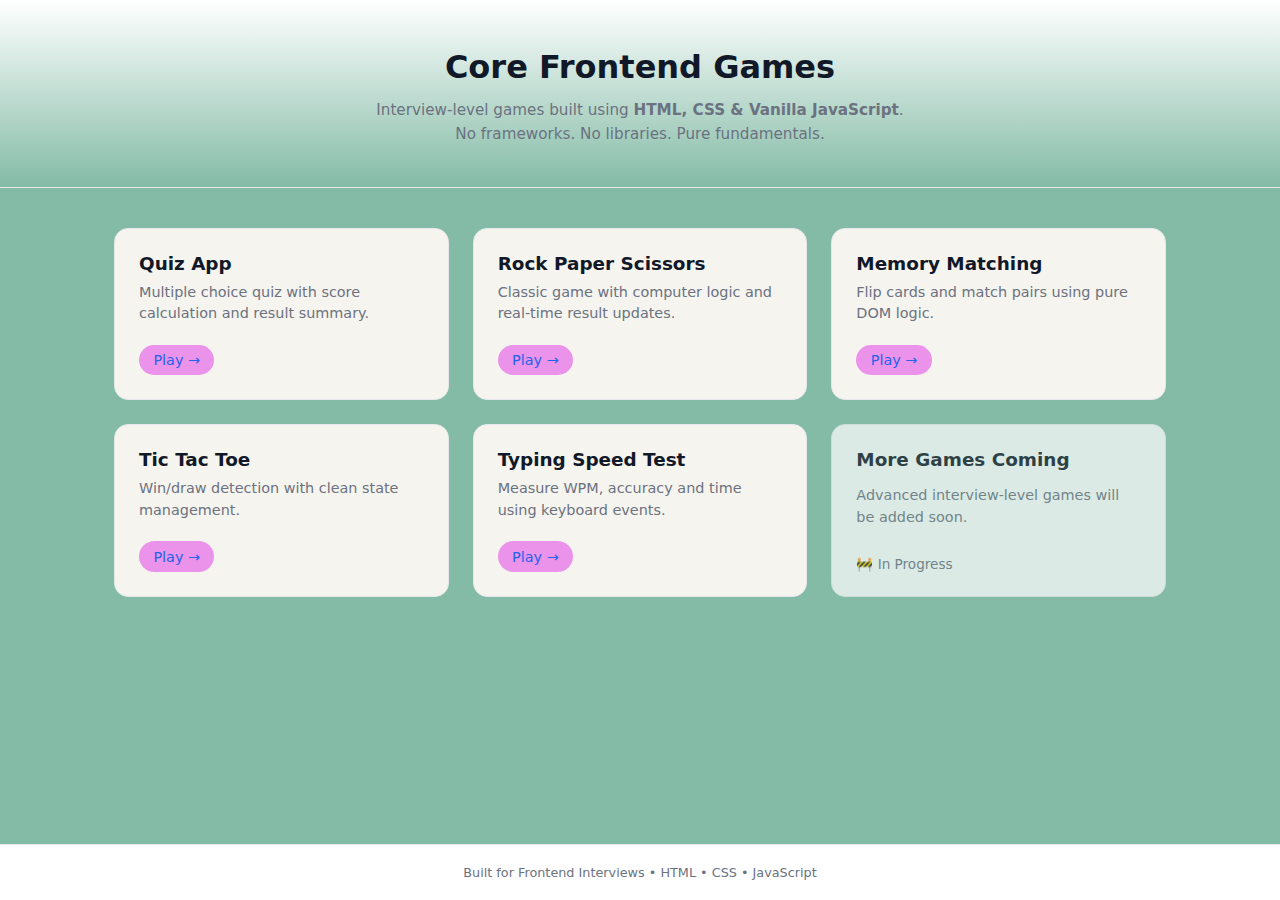
<file: index.html>
<!DOCTYPE html>
<html lang="en">
<head>
  <meta charset="UTF-8" />
  <meta name="viewport" content="width=device-width, initial-scale=1.0"/>
  <title>Core Frontend Games</title>
  <link rel="stylesheet" href="style.css" />
</head>
<body>

  <!-- ===== HERO ===== -->
  <header class="hero">
    <h1>Core Frontend Games</h1>
    <p>
      Interview-level games built using
      <strong>HTML, CSS & Vanilla JavaScript</strong>.
      <br />
      No frameworks. No libraries. Pure fundamentals.
    </p>
  </header>

  <!-- ===== GAMES GRID ===== -->
  <main class="games-grid">

    <article class="game-card">
      <h2>Quiz App</h2>
      <p>Multiple choice quiz with score calculation and result summary.</p>
      <a href="./games/quiz-app/index.html">Play →</a>
    </article>

    <article class="game-card">
      <h2>Rock Paper Scissors</h2>
      <p>Classic game with computer logic and real-time result updates.</p>
      <a href="./games/rock-paper-scissor/index.html">Play →</a>
    </article>

    <article class="game-card">
      <h2>Memory Matching</h2>
      <p>Flip cards and match pairs using pure DOM logic.</p>
      <a href="./games/memory-matching/index.html">Play →</a>
    </article>

    <article class="game-card">
      <h2>Tic Tac Toe</h2>
      <p>Win/draw detection with clean state management.</p>
      <a href="./games/tic-tac-toe/index.html">Play →</a>
    </article>

    <article class="game-card">
      <h2>Typing Speed Test</h2>
      <p>Measure WPM, accuracy and time using keyboard events.</p>
      <a href="./games/typing-speed-test/index.html">Play →</a>
    </article>

    <!-- Future placeholder -->
    <article class="game-card coming-soon">
      <h2>More Games Coming</h2>
      <p>Advanced interview-level games will be added soon.</p>
      <span>🚧 In Progress</span>
    </article>

  </main>

  <!-- ===== FOOTER ===== -->
  <footer>
    <p>
      Built for Frontend Interviews • HTML • CSS • JavaScript
    </p>
  </footer>

  <script src="script.js"></script>
</body>
</html>
</file>
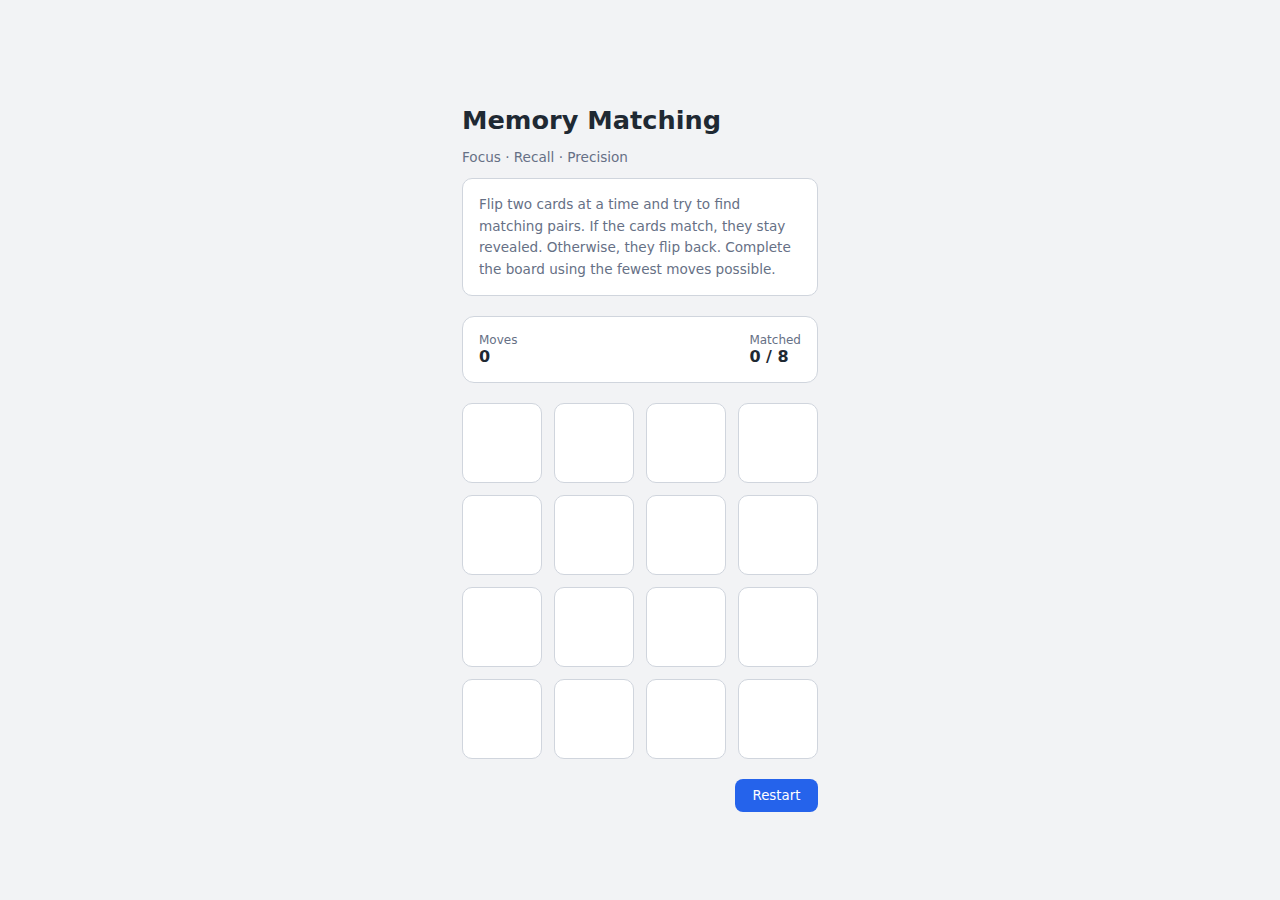
<file: games/memory-matching/index.html>
<!DOCTYPE html>
<html lang="en">
<head>
  <meta charset="UTF-8" />
  <meta name="viewport" content="width=device-width, initial-scale=1.0"/>
  <title>Memory Matching Game</title>
  <link rel="stylesheet" href="style.css" />
</head>
<body>

<main class="game">

  <header class="header">
    <h1>Memory Matching</h1>
    <p class="subtitle">Focus · Recall · Precision</p>
  </header>

  <section class="description">
  <p>
    Flip two cards at a time and try to find matching pairs.
    If the cards match, they stay revealed.
    Otherwise, they flip back.
    Complete the board using the fewest moves possible.
  </p>
</section>


  <section class="stats">
    <div>
      <span class="label">Moves</span>
      <strong id="moves">0</strong>
    </div>
    <div>
      <span class="label">Matched</span>
      <strong id="matched">0 / 8</strong>
    </div>
  </section>

  <section class="board" id="board"></section>

  <footer class="footer">
    <button id="resetBtn">Restart</button>
  </footer>

</main>

<script src="script.js"></script>
</body>
</html>
</file>
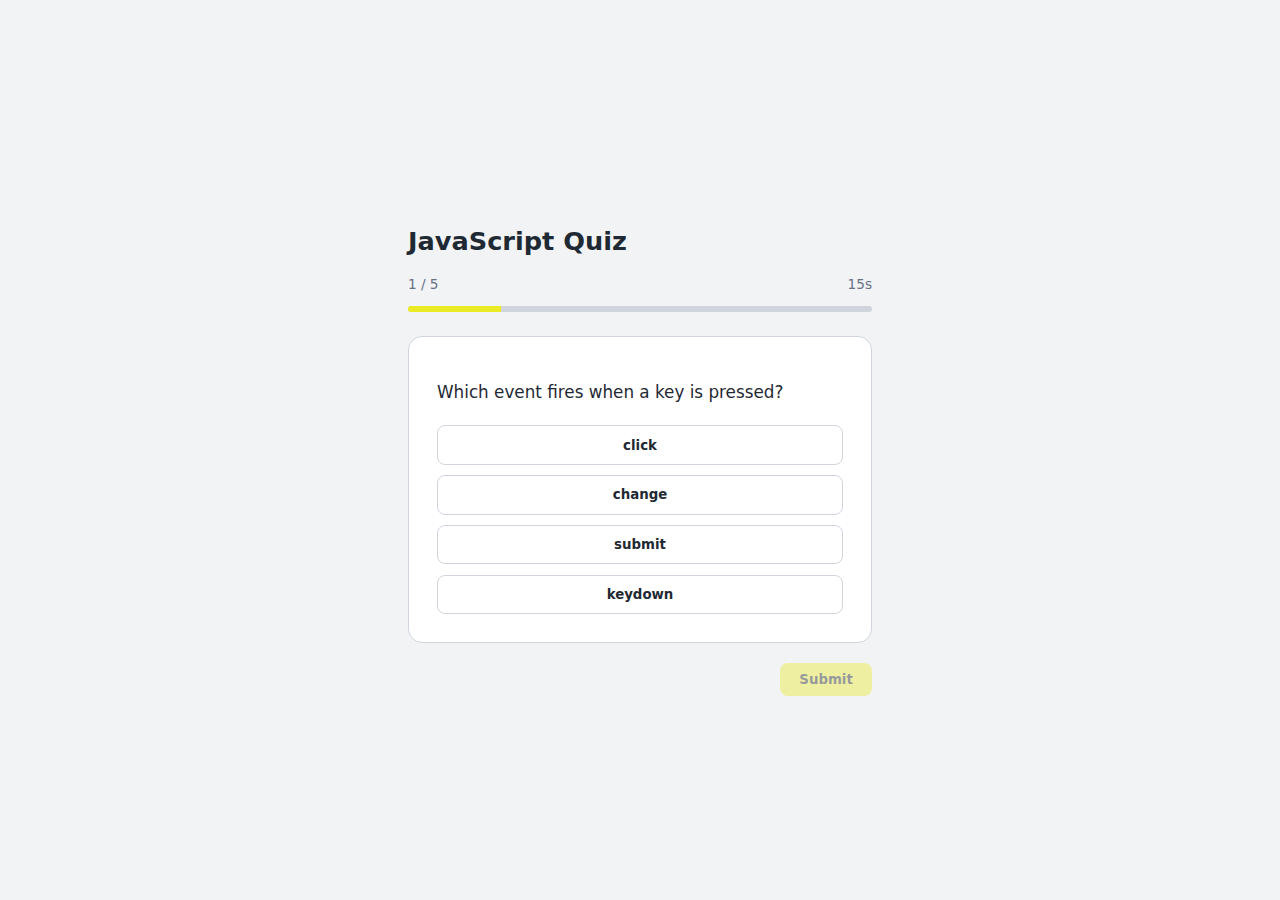
<file: games/quiz-app/index.html>
<!DOCTYPE html>
<html lang="en">
<head>
  <meta charset="UTF-8" />
  <meta name="viewport" content="width=device-width, initial-scale=1.0"/>
  <title>JavaScript Quiz</title>
  <link rel="stylesheet" href="style.css" />
</head>
<body>

<main class="quiz-container">

  <header class="quiz-header">
    <h1>JavaScript Quiz</h1>

    <div class="quiz-meta">
      <span id="progressText">1 / 5</span>
      <span id="timer">15s</span>
    </div>

    <div class="progress-track">
      <div class="progress-fill" id="progressFill"></div>
    </div>
  </header>

  <section class="quiz-card">
    <h2 id="question"></h2>
    <div class="options" id="options"></div>
  </section>

  <footer class="quiz-footer">
    <button id="nextBtn" disabled>Submit</button>
  </footer>

</main>

<script src="./data/questions.js"></script>
<script src="script.js"></script>
</body>
</html>
</file>
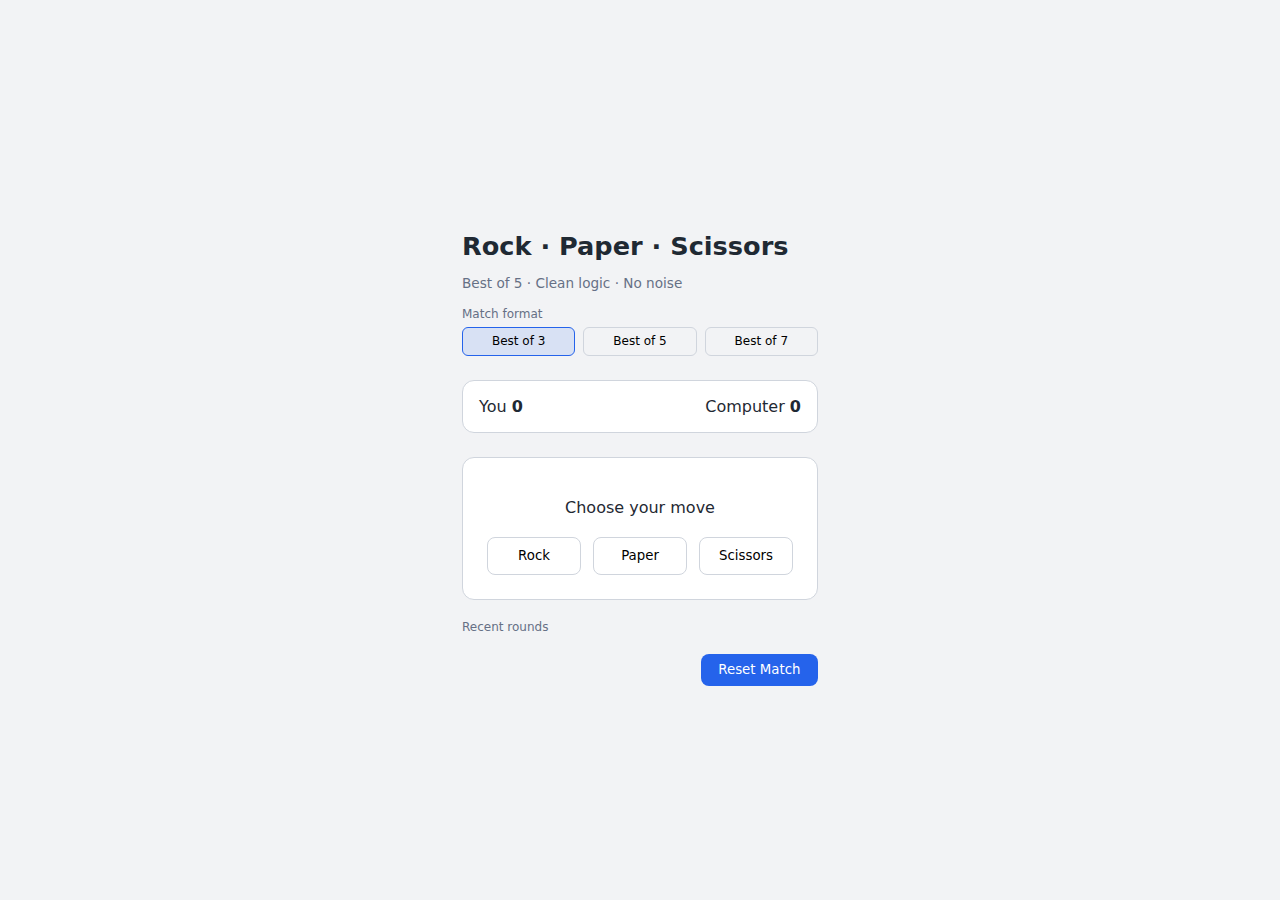
<file: games/rock-paper-scissor/index.html>
<!DOCTYPE html>
<html lang="en">
<head>
  <meta charset="UTF-8" />
  <meta name="viewport" content="width=device-width, initial-scale=1.0"/>
  <title>Rock Paper Scissors</title>
  <link rel="stylesheet" href="style.css" />
</head>
<body>

<main class="game">

  <header class="header">
    <h1>Rock · Paper · Scissors</h1>
    <p class="subtitle">Best of 5 · Clean logic · No noise</p>
  </header>

  <section class="format">
  <span class="label">Match format</span>
  <div class="format-options">
    <button data-rounds="3" class="active">Best of 3</button>
    <button data-rounds="5">Best of 5</button>
    <button data-rounds="7">Best of 7</button>
  </div>
</section>


  <section class="scoreboard">
    <div>
      <span class="label">You</span>
      <strong id="playerScore">0</strong>
    </div>
    <div>
      <span class="label">Computer</span>
      <strong id="computerScore">0</strong>
    </div>
  </section>

  <section class="arena">
    <p id="resultText">Choose your move</p>

    <div class="choices">
      <button data-choice="rock">Rock</button>
      <button data-choice="paper">Paper</button>
      <button data-choice="scissors">Scissors</button>
    </div>
  </section>

  <section class="history">
    <p class="history-title">Recent rounds</p>
    <ul id="historyList"></ul>
  </section>

  <footer class="footer">
    <button id="resetBtn">Reset Match</button>
  </footer>

</main>

<script src="script.js"></script>
</body>
</html>
</file>
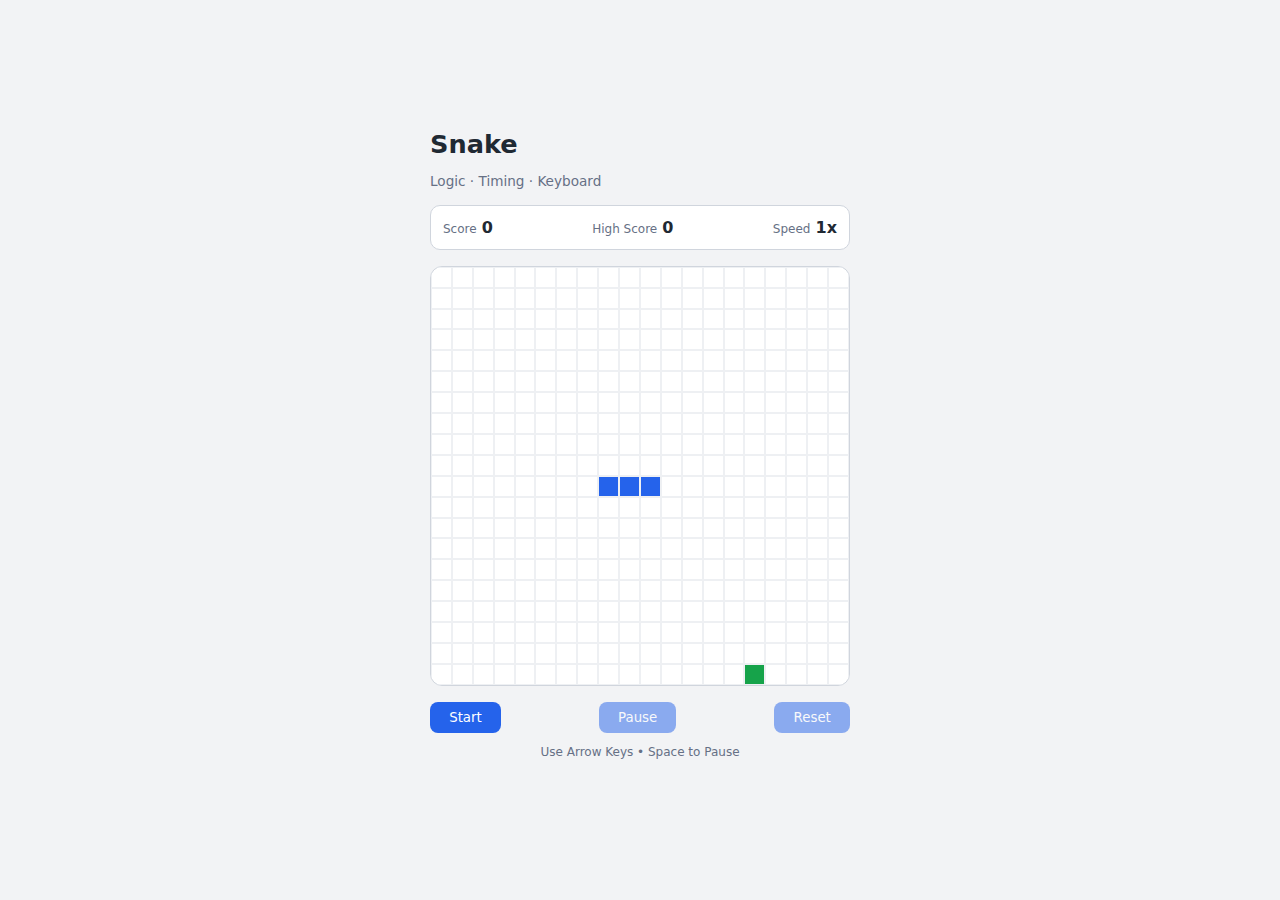
<file: games/snake-game/index.html>
<!DOCTYPE html>
<html lang="en">
<head>
  <meta charset="UTF-8" />
  <meta name="viewport" content="width=device-width, initial-scale=1.0"/>
  <title>Snake Game</title>
  <link rel="stylesheet" href="style.css" />
</head>
<body>

<main class="game">

  <header class="header">
    <h1>Snake</h1>
    <p class="subtitle">Logic · Timing · Keyboard</p>
  </header>

  <section class="stats">
    <div>
      <span class="label">Score</span>
      <strong id="score">0</strong>
    </div>
    <div>
      <span class="label">High Score</span>
      <strong id="highScore">0</strong>
    </div>
    <div>
      <span class="label">Speed</span>
      <strong id="speed">1x</strong>
    </div>
  </section>

  <section class="board" id="board"></section>

  <section class="controls">
  <button id="startBtn">Start</button>
  <button id="pauseBtn" disabled>Pause</button>
  <button id="resetBtn" class="reset" disabled>Reset</button>
</section>


  <p class="hint">Use Arrow Keys • Space to Pause</p>

</main>

<script src="script.js"></script>
</body>
</html>
</file>
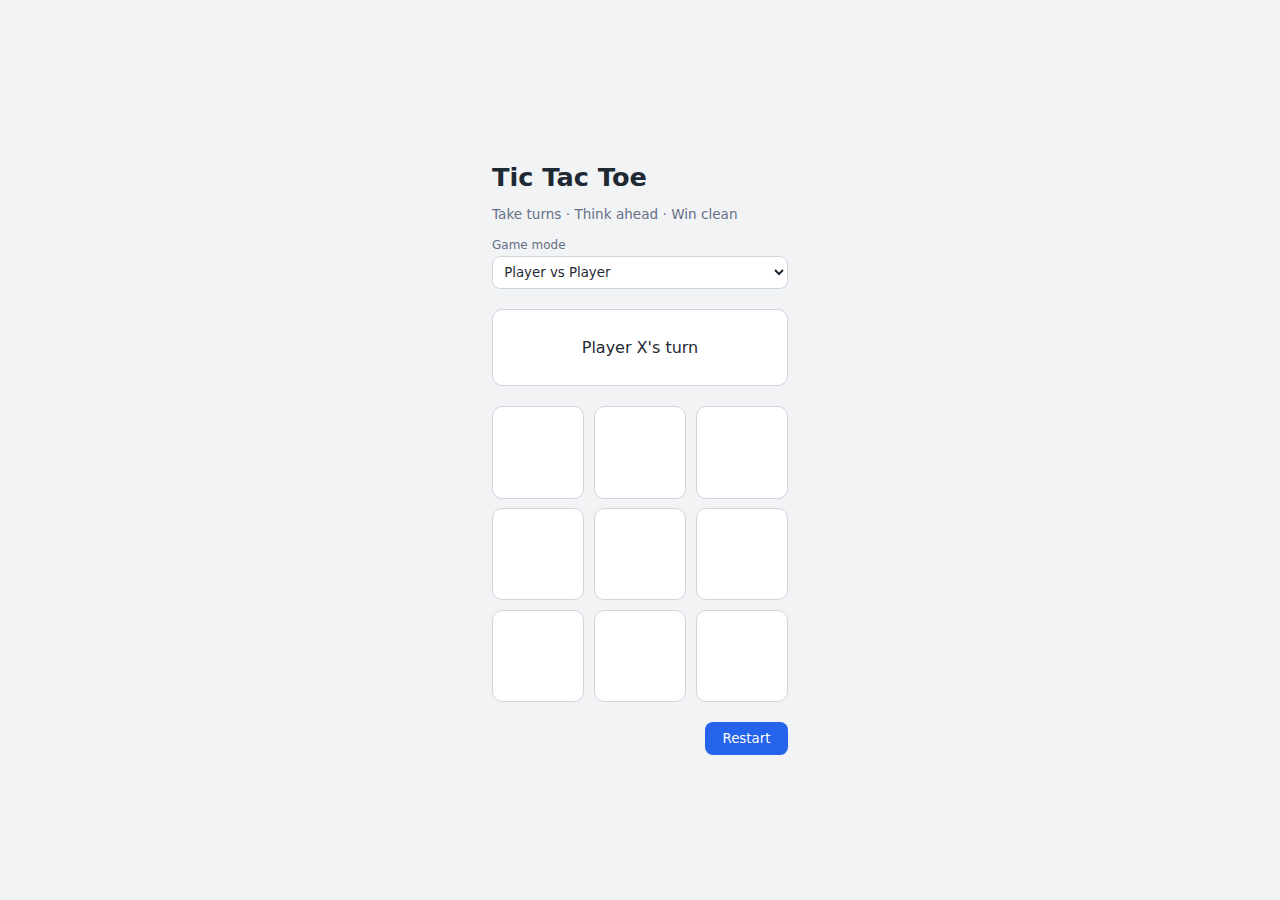
<file: games/tic-tac-toe/index.html>
<!DOCTYPE html>
<html lang="en">
<head>
  <meta charset="UTF-8" />
  <meta name="viewport" content="width=device-width, initial-scale=1.0"/>
  <title>Tic Tac Toe</title>
  <link rel="stylesheet" href="style.css" />
</head>
<body>

<main class="game">

  <header class="header">
    <h1>Tic Tac Toe</h1>
    <p class="subtitle">Take turns · Think ahead · Win clean</p>
  </header>

  <section class="mode">
  <label for="mode">Game mode</label>
  <select id="mode">
    <option value="pvp">Player vs Player</option>
    <option value="ai">Player vs Computer</option>
  </select>
</section>


  <section class="status">
    <p id="statusText">Player X's turn</p>
  </section>

  <section class="board" id="board">
    <!-- cells injected by JS -->
  </section>

  <footer class="footer">
    <button id="resetBtn">Restart</button>
  </footer>

</main>

<script src="script.js"></script>
</body>
</html>
</file>
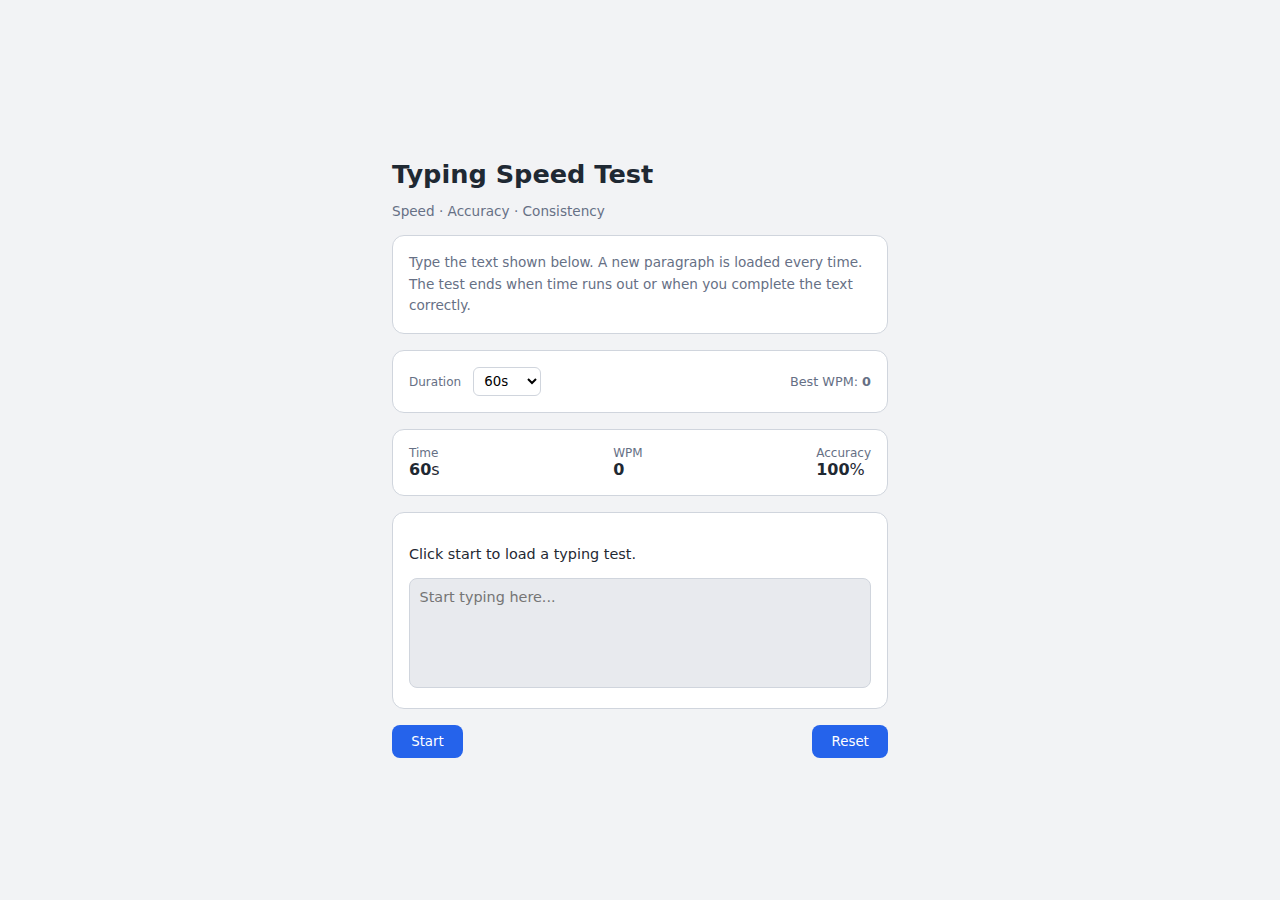
<file: games/typing-speed-test/index.html>
<!DOCTYPE html>
<html lang="en">
<head>
  <meta charset="UTF-8" />
  <meta name="viewport" content="width=device-width, initial-scale=1.0"/>
  <title>Typing Speed Test</title>
  <link rel="stylesheet" href="style.css" />
</head>
<body>

<main class="game">

  <header class="header">
    <h1>Typing Speed Test</h1>
    <p class="subtitle">Speed · Accuracy · Consistency</p>
  </header>

  <section class="description">
    <p>
      Type the text shown below. A new paragraph is loaded every time.
      The test ends when time runs out or when you complete the text correctly.
    </p>
  </section>

  <section class="controls">
    <label>
      Duration
      <select id="duration">
        <option value="30">30s</option>
        <option value="60" selected>60s</option>
        <option value="120">120s</option>
      </select>
    </label>

    <div class="best">
      Best WPM: <strong id="bestWpm">0</strong>
    </div>
  </section>

  <section class="stats">
    <div>
      <span class="label">Time</span>
      <strong id="time">60</strong>s
    </div>
    <div>
      <span class="label">WPM</span>
      <strong id="wpm">0</strong>
    </div>
    <div>
      <span class="label">Accuracy</span>
      <strong id="accuracy">100</strong>%
    </div>
  </section>

  <section class="test">
    <p id="text">Click start to load a typing test.</p>
    <textarea
      id="input"
      placeholder="Start typing here..."
      disabled
    ></textarea>
  </section>

  <footer class="footer">
    <button id="startBtn">Start</button>
    <button id="resetBtn">Reset</button>
  </footer>

</main>

<script src="script.js"></script>
</body>
</html>
</file>
<file: style.css>
/* ===== THEME TOKENS ===== */
:root {
  --bg-main: #83bba6;          /* soft neutral background */
  --bg-surface: #f6f4ef;      /* cards / surfaces */
  --border: #e5e7eb;

  --text-main: #111827;       /* strong readable */
  --text-muted: #6b7280;

  --accent: #2563eb;          /* professional blue */
  --accent-soft: #eb92eb;

  --success: #16a34a;
}

/* ===== RESET ===== */
* {
  box-sizing: border-box;
  margin: 0;
  padding: 0;
  font-family: system-ui, -apple-system, sans-serif;
}

body {
  background: var(--bg-main);
  color: var(--text-main);
  min-height: 100vh;
  display: flex;
  flex-direction: column;
}

/* ===== HERO ===== */
.hero {
  padding: 3rem 1.5rem 2.5rem;
  text-align: center;
  background: linear-gradient(
    to bottom,
    #ffffff,
    var(--bg-main)
  );
  border-bottom: 1px solid var(--border);
}

.hero h1 {
  font-size: 2rem;
  font-weight: 700;
  margin-bottom: 0.75rem;
}

.hero p {
  font-size: 0.95rem;
  color: var(--text-muted);
  line-height: 1.6;
}

/* ===== GRID ===== */
.games-grid {
  width: 100%;
  max-width: 1100px;
  margin: 2.5rem auto;
  padding: 0 1.5rem;

  display: grid;
  grid-template-columns: repeat(auto-fit, minmax(260px, 1fr));
  gap: 1.5rem;
}

/* ===== GAME CARD ===== */
.game-card {
  background: var(--bg-surface);
  border: 1px solid var(--border);
  border-radius: 14px;
  padding: 1.5rem;

  display: flex;
  flex-direction: column;
  justify-content: space-between;

  transition:
    transform 0.25s ease,
    box-shadow 0.25s ease,
    border-color 0.25s ease;
}

.game-card:hover {
  transform: translateY(-6px);
  border-color: var(--accent);
  box-shadow:
    0 10px 25px rgba(0, 0, 0, 0.08);
}

.game-card h2 {
  font-size: 1.15rem;
  margin-bottom: 0.5rem;
}

.game-card p {
  font-size: 0.9rem;
  color: var(--text-muted);
  line-height: 1.5;
  margin-bottom: 1.25rem;
}

/* ===== PLAY LINK ===== */
.game-card a {
  align-self: flex-start;
  text-decoration: none;
  font-size: 0.9rem;
  font-weight: 500;

  color: var(--accent);
  background: var(--accent-soft);

  padding: 0.45rem 0.9rem;
  border-radius: 999px;

  transition:
    background 0.2s ease,
    color 0.2s ease,
    transform 0.2s ease;
}

.game-card a:hover {
  background: var(--accent);
  color: #ffffff;
  transform: translateX(4px);
}

/* ===== COMING SOON ===== */
.game-card.coming-soon {
  opacity: 0.75;
  pointer-events: none;
  background: #fafafa;
}

.game-card.coming-soon span {
  font-size: 0.85rem;
  color: var(--text-muted);
  
}

/* ===== FOOTER ===== */
footer {
  margin-top: auto;
  padding: 1.25rem;
  text-align: center;
  font-size: 0.8rem;
  color: var(--text-muted);
  border-top: 1px solid var(--border);
  background: #ffffff;
}

/* ===== RESPONSIVE ===== */
@media (max-width: 480px) {
  .hero h1 {
    font-size: 1.6rem;
  }

  .hero p {
    font-size: 0.9rem;
  }
}
</file>
<file: games/memory-matching/style.css>
:root {
  --bg-main: #f2f3f5;
  --bg-surface: #ffffff;
  --bg-elevated: #e8eaee;

  --border: #d0d5dd;

  --text-main: #1f2933;
  --text-muted: #667085;

  --accent: #2563eb;
  --accent-soft: rgba(37, 99, 235, 0.12);

  --success: #16a34a;
}

* {
  box-sizing: border-box;
  font-family: system-ui, -apple-system, sans-serif;
}

body {
  margin: 0;
  background: var(--bg-main);
  min-height: 100vh;
  display: flex;
  align-items: center;
  justify-content: center;
  color: var(--text-main);
}

.game {
  width: 100%;
  max-width: 420px;
  padding: 2rem;
}

/* ===== HEADER ===== */
.header h1 {
  font-size: 1.6rem;
  margin-bottom: 0.25rem;
}

.subtitle {
  font-size: 0.85rem;
  color: var(--text-muted);
}

/* ===== STATS ===== */
.stats {
  display: flex;
  justify-content: space-between;
  background: var(--bg-surface);
  border: 1px solid var(--border);
  border-radius: 12px;
  padding: 1rem;
  margin: 1.25rem 0;
}

.label {
  display: block;
  font-size: 0.75rem;
  color: var(--text-muted);
}

/* ===== BOARD ===== */
.board {
  display: grid;
  grid-template-columns: repeat(4, 1fr);
  gap: 0.75rem;
}

.card {
  aspect-ratio: 1 / 1;
  background: var(--bg-surface);
  border: 1px solid var(--border);
  border-radius: 10px;
  cursor: pointer;
  display: flex;
  align-items: center;
  justify-content: center;
  font-size: 1.1rem;
  font-weight: 600;
  color: transparent;
  transition: background 0.15s ease, border-color 0.15s ease;
}

.card:hover {
  background: var(--bg-elevated);
}

.card.revealed {
  background: var(--accent-soft);
  border-color: var(--accent);
  color: var(--text-main);
  cursor: default;
}

.card.matched {
  background: rgba(22, 163, 74, 0.15);
  border-color: var(--success);
  color: var(--text-main);
  cursor: default;
}

/* ===== FOOTER ===== */
.footer {
  margin-top: 1.25rem;
  text-align: right;
}

.footer button {
  background: var(--accent);
  color: #ffffff;
  border: none;
  padding: 0.55rem 1.1rem;
  border-radius: 8px;
  cursor: pointer;
}

.footer button:hover {
  filter: brightness(1.04);
}


/* ===== DESCRIPTION ===== */
.description {
  margin: 0.75rem 0 1.25rem;
  padding: 0.9rem 1rem;
  background: var(--bg-surface);
  border: 1px solid var(--border);
  border-radius: 10px;
}

.description p {
  margin: 0;
  font-size: 0.85rem;
  line-height: 1.6;
  color: var(--text-muted);
}
</file>
<file: games/quiz-app/style.css>
:root {
  /* ===== BACKGROUND ===== */
  --bg-main: #f2f3f5;        /* soft neutral gray */
  --bg-surface: #ffffff;    /* clean card surface */
  --bg-elevated: #e8eaee;   /* hover / selected */

  /* ===== BORDERS ===== */
  --border: #d0d5dd;

  /* ===== TEXT ===== */
  --text-main: #1f2933;     /* charcoal (not pure black) */
  --text-muted: #667085;    /* professional muted text */

  /* ===== ACCENT ===== */
  --accent: #ebeb25;        /* calm blue (enterprise-grade) */
  --accent-soft: rgba(37, 99, 235, 0.12);

  /* ===== STATES ===== */
  --success: #16a34a;       /* sober green */
  --danger: #dc2626;        /* controlled red */
}



* {
  box-sizing: border-box;
  font-family: system-ui, -apple-system, BlinkMacSystemFont, sans-serif;
}

body {
  margin: 0;
  background: var(--bg-main);
  min-height: 100vh;
  display: flex;
  align-items: center;
  justify-content: center;
  color: var(--text-main);
  font-size: 15.5px;
  line-height: 1.6;
}

.quiz-container {
  width: 100%;
  max-width: 520px;
  padding: 1.75rem;
}

/* ===== HEADER ===== */
.quiz-header h1 {
  font-size: 1.6rem;
  margin-bottom: 0.75rem;
}

.quiz-meta {
  display: flex;
  justify-content: space-between;
  font-size: 0.85rem;
  color: var(--text-muted);
}

.progress-track {
  margin-top: 0.6rem;
  height: 6px;
  background: var(--border);
  border-radius: 999px;
  overflow: hidden;
}

.progress-fill {
  height: 100%;
  width: 0%;
  background: var(--accent);
  transition: width 0.25s ease;
}

/* ===== CARD ===== */
.quiz-card {
  background: var(--bg-surface);
  border: 1px solid var(--border);
  border-radius: 14px;
  padding: 1.75rem;
  margin-top: 1.5rem;
}

.quiz-card h2 {
  font-size: 1.05rem;
  line-height: 1.6;
  margin-bottom: 1.25rem;
  font-size: 1.05rem;
  font-weight: 500;
}

/* ===== OPTIONS ===== */
.options {
  display: grid;
  gap: 0.65rem;
}

.option {
  background: transparent;
  border: 1px solid var(--border);
  padding: 0.7rem 0.9rem;
  border-radius: 8px;
  color: var(--text-main);
  text-align: center;
  cursor: pointer;
  transition: 0.2s;
}

.option:hover {
  border-color: var(--accent);
}

.option.selected {
  border-color: var(--accent);
  background: rgba(88, 166, 255, 0.12);
}

.option.correct {
  border-color: var(--success);
  background: rgba(46, 160, 67, 0.15);
}

.option.wrong {
  border-color: var(--danger);
  background: rgba(248, 81, 73, 0.15);
}

/* ===== FOOTER ===== */
.quiz-footer {
  margin-top: 1.25rem;
  text-align: right;
}

button {
  background: var(--accent);
  border: none;
  color: #0d1117;
  padding: 0.55rem 1.2rem;
  border-radius: 8px;
  font-weight: 600;
  cursor: pointer;
}

button:disabled {
  opacity: 0.4;
  cursor: not-allowed;
}
</file>
<file: games/rock-paper-scissor/style.css>
:root {
  --bg-main: #f2f3f5;
  --bg-surface: #ffffff;
  --bg-elevated: #e8eaee;

  --border: #d0d5dd;

  --text-main: #1f2933;
  --text-muted: #667085;

  --accent: #2563eb;
  --accent-soft: rgba(37, 99, 235, 0.12);

  --success: #16a34a;
  --danger: #dc2626;
}

* {
  box-sizing: border-box;
  font-family: system-ui, -apple-system, sans-serif;
}

body {
  margin: 0;
  background: var(--bg-main);
  min-height: 100vh;
  display: flex;
  align-items: center;
  justify-content: center;
  color: var(--text-main);
}

.game {
  width: 100%;
  max-width: 420px;
  padding: 2rem;
}

/* ===== HEADER ===== */
.header h1 {
  font-size: 1.6rem;
  margin-bottom: 0.25rem;
}

.subtitle {
  font-size: 0.85rem;
  color: var(--text-muted);
}

/* ===== SCORE ===== */
.scoreboard {
  display: flex;
  justify-content: space-between;
  background: var(--bg-surface);
  border: 1px solid var(--border);
  border-radius: 12px;
  padding: 1rem;
  margin: 1.5rem 0;
}

/* ===== ARENA ===== */
.arena {
  background: var(--bg-surface);
  border: 1px solid var(--border);
  border-radius: 12px;
  padding: 1.5rem;
  text-align: center;
}

#resultText {
  margin-bottom: 1.25rem;
  font-weight: 500;
}

.choices {
  display: grid;
  grid-template-columns: repeat(3, 1fr);
  gap: 0.75rem;
}

.choices button {
  padding: 0.65rem 0;
  border-radius: 8px;
  border: 1px solid var(--border);
  background: transparent;
  cursor: pointer;
  transition: background 0.15s ease;
}

.choices button:hover {
  background: var(--bg-elevated);
}

.choices button.selected {
  background: var(--accent-soft);
  border-color: var(--accent);
}

/* ===== HISTORY ===== */
.history {
  margin-top: 1.25rem;
}

.history-title {
  font-size: 0.75rem;
  color: var(--text-muted);
  margin-bottom: 0.5rem;
}

.history ul {
  list-style: none;
  padding: 0;
  margin: 0;
}

.history li {
  font-size: 0.8rem;
  padding: 0.35rem 0;
  color: var(--text-muted);
}

/* ===== FOOTER ===== */
.footer {
  margin-top: 1.25rem;
  text-align: right;
}

.footer button {
  background: var(--accent);
  color: #ffffff;
  border: none;
  padding: 0.55rem 1.1rem;
  border-radius: 8px;
  cursor: pointer;
}

.footer button:hover {
  filter: brightness(1.04);
}


/* ===== MATCH FORMAT ===== */
.format {
  margin: 1rem 0 1.25rem;
}

.format .label {
  display: block;
  font-size: 0.75rem;
  color: var(--text-muted);
  margin-bottom: 0.4rem;
}

.format-options {
  display: flex;
  gap: 0.5rem;
}

.format-options button {
  flex: 1;
  padding: 0.4rem 0;
  font-size: 0.75rem;
  border-radius: 6px;
  border: 1px solid var(--border);
  background: transparent;
  cursor: pointer;
  transition: background 0.15s ease;
}

.format-options button:hover {
  background: var(--bg-elevated);
}

.format-options button.active {
  background: var(--accent-soft);
  border-color: var(--accent);
}
</file>
<file: games/snake-game/style.css>
:root {
  --bg-main: #f2f3f5;
  --bg-surface: #ffffff;
  --border: #d0d5dd;

  --text-main: #1f2933;
  --text-muted: #667085;

  --accent: #2563eb;
  --snake: #2563eb;
  --food: #16a34a;
}

* {
  box-sizing: border-box;
  font-family: system-ui, sans-serif;
}

body {
  margin: 0;
  background: var(--bg-main);
  min-height: 100vh;
  display: flex;
  align-items: center;
  justify-content: center;
  color: var(--text-main);
}

.game {
  max-width: 620px;   /* ⬅ bigger container */
  padding: 2rem;
}

.header h1 {
  margin: 0;
  font-size: 1.6rem;
}

.subtitle {
  font-size: 0.85rem;
  color: var(--text-muted);
}

/* ===== STATS ===== */
.stats {
  margin: 1rem 0;
  padding: 0.75rem;
  display: flex;
  justify-content: space-between;
  background: var(--bg-surface);
  border: 1px solid var(--border);
  border-radius: 10px;
}

.label {
  font-size: 0.75rem;
  color: var(--text-muted);
}

/* ===== BOARD ===== */
.game {
  max-width: 620px;   /* ⬅ bigger container */
  padding: 2rem;
}

.board {
  display: grid;
  grid-template-columns: repeat(20, 1fr);
  width: 420px;       /* ⬅ bigger board */
  height: 420px;
  margin: 0 auto;
  background: var(--bg-surface);
  border: 1px solid var(--border);
  border-radius: 12px;
  overflow: hidden;
}


.cell {
  border: 1px solid #eef0f3;
}

.cell.snake {
  background: var(--snake);
}

.cell.food {
  background: var(--food);
}

/* ===== CONTROLS ===== */
.controls {
  margin-top: 1rem;
  display: flex;
  justify-content: space-between;
}

button {
  background: var(--accent);
  color: white;
  border: none;
  padding: 0.5rem 1.2rem;
  border-radius: 8px;
  cursor: pointer;
}

button:disabled {
  opacity: 0.5;
  cursor: not-allowed;
}

.hint {
  margin-top: 0.75rem;
  font-size: 0.75rem;
  color: var(--text-muted);
  text-align: center;
}
</file>
<file: games/tic-tac-toe/style.css>
:root {
  --bg-main: #f2f3f5;
  --bg-surface: #ffffff;
  --bg-elevated: #e8eaee;

  --border: #d0d5dd;

  --text-main: #1f2933;
  --text-muted: #667085;

  --accent: #2563eb;
  --accent-soft: rgba(37, 99, 235, 0.12);

  --success: #16a34a;
}

* {
  box-sizing: border-box;
  font-family: system-ui, -apple-system, sans-serif;
}

body {
  margin: 0;
  background: var(--bg-main);
  min-height: 100vh;
  display: flex;
  align-items: center;
  justify-content: center;
  color: var(--text-main);
}

.game {
  width: 100%;
  max-width: 360px;
  padding: 2rem;
}

/* ===== HEADER ===== */
.header h1 {
  font-size: 1.6rem;
  margin-bottom: 0.25rem;
}

.subtitle {
  font-size: 0.85rem;
  color: var(--text-muted);
}

/* ===== STATUS ===== */
.status {
  margin: 1.25rem 0;
  padding: 0.75rem;
  background: var(--bg-surface);
  border: 1px solid var(--border);
  border-radius: 10px;
  text-align: center;
}

/* ===== BOARD ===== */
.board {
  display: grid;
  grid-template-columns: repeat(3, 1fr);
  gap: 0.6rem;
}

.cell {
  aspect-ratio: 1 / 1;
  background: var(--bg-surface);
  border: 1px solid var(--border);
  border-radius: 10px;
  font-size: 1.6rem;
  font-weight: 600;
  display: flex;
  align-items: center;
  justify-content: center;
  cursor: pointer;
  transition: background 0.15s ease;
}

.cell:hover {
  background: var(--bg-elevated);
}

.cell.disabled {
  cursor: default;
}

/* ===== FOOTER ===== */
.footer {
  margin-top: 1.25rem;
  text-align: right;
}

.footer button {
  background: var(--accent);
  color: #ffffff;
  border: none;
  padding: 0.55rem 1.1rem;
  border-radius: 8px;
  cursor: pointer;
}

.footer button:hover {
  filter: brightness(1.04);
}

/* ===== MODE SELECTOR ===== */
.mode {
  margin: 1rem 0;
}

.mode label {
  display: block;
  font-size: 0.75rem;
  color: var(--text-muted);
  margin-bottom: 0.25rem;
}

.mode select {
  width: 100%;
  padding: 0.45rem;
  border-radius: 8px;
  border: 1px solid var(--border);
  background: var(--bg-surface);
  color: var(--text-main);
}

.cell.win {
  background: rgba(22, 163, 74, 0.15);
  border-color: var(--success);
}
</file>
<file: games/typing-speed-test/style.css>
:root {
  --bg-main: #f2f3f5;
  --bg-surface: #ffffff;
  --bg-elevated: #e8eaee;
  --border: #d0d5dd;

  --text-main: #1f2933;
  --text-muted: #667085;

  --accent: #2563eb;
  --success: #16a34a;
  --danger: #dc2626;
}

* {
  box-sizing: border-box;
  font-family: system-ui, -apple-system, sans-serif;
}

body {
  margin: 0;
  background: var(--bg-main);
  min-height: 100vh;
  display: flex;
  align-items: center;
  justify-content: center;
  color: var(--text-main);
}

.game {
  width: 100%;
  max-width: 560px;
  padding: 2rem;
}

/* ===== HEADER ===== */
.header h1 {
  font-size: 1.6rem;
  margin-bottom: 0.25rem;
}

.subtitle {
  font-size: 0.85rem;
  color: var(--text-muted);
}

/* ===== BLOCKS ===== */
.description,
.controls,
.stats,
.test {
  background: var(--bg-surface);
  border: 1px solid var(--border);
  border-radius: 12px;
  padding: 1rem;
  margin-top: 1rem;
}

.description p {
  margin: 0;
  font-size: 0.85rem;
  line-height: 1.6;
  color: var(--text-muted);
}

/* ===== CONTROLS ===== */
.controls {
  display: flex;
  justify-content: space-between;
  align-items: center;
}

.controls label {
  font-size: 0.75rem;
  color: var(--text-muted);
}

.controls select {
  margin-left: 0.5rem;
  padding: 0.3rem 0.4rem;
  border-radius: 6px;
  border: 1px solid var(--border);
  background: var(--bg-surface);
}

.best {
  font-size: 0.8rem;
  color: var(--text-muted);
}

/* ===== STATS ===== */
.stats {
  display: flex;
  justify-content: space-between;
}

.label {
  display: block;
  font-size: 0.75rem;
  color: var(--text-muted);
}

/* ===== TEST ===== */
#text {
  font-size: 0.9rem;
  line-height: 1.6;
  margin-bottom: 0.75rem;
}

#text span.correct {
  color: var(--success);
}

#text span.incorrect {
  color: var(--danger);
}

#text span.pending {
  color: var(--text-muted);
}

textarea {
  width: 100%;
  min-height: 110px;
  resize: none;
  padding: 0.6rem;
  border-radius: 8px;
  border: 1px solid var(--border);
  font-size: 0.9rem;
}

textarea:disabled {
  background: var(--bg-elevated);
}

/* ===== FOOTER ===== */
.footer {
  margin-top: 1rem;
  display: flex;
  justify-content: space-between;
}

button {
  background: var(--accent);
  color: #fff;
  border: none;
  padding: 0.55rem 1.2rem;
  border-radius: 8px;
  cursor: pointer;
}

button:disabled {
  opacity: 0.5;
  cursor: not-allowed;
}
</file>
